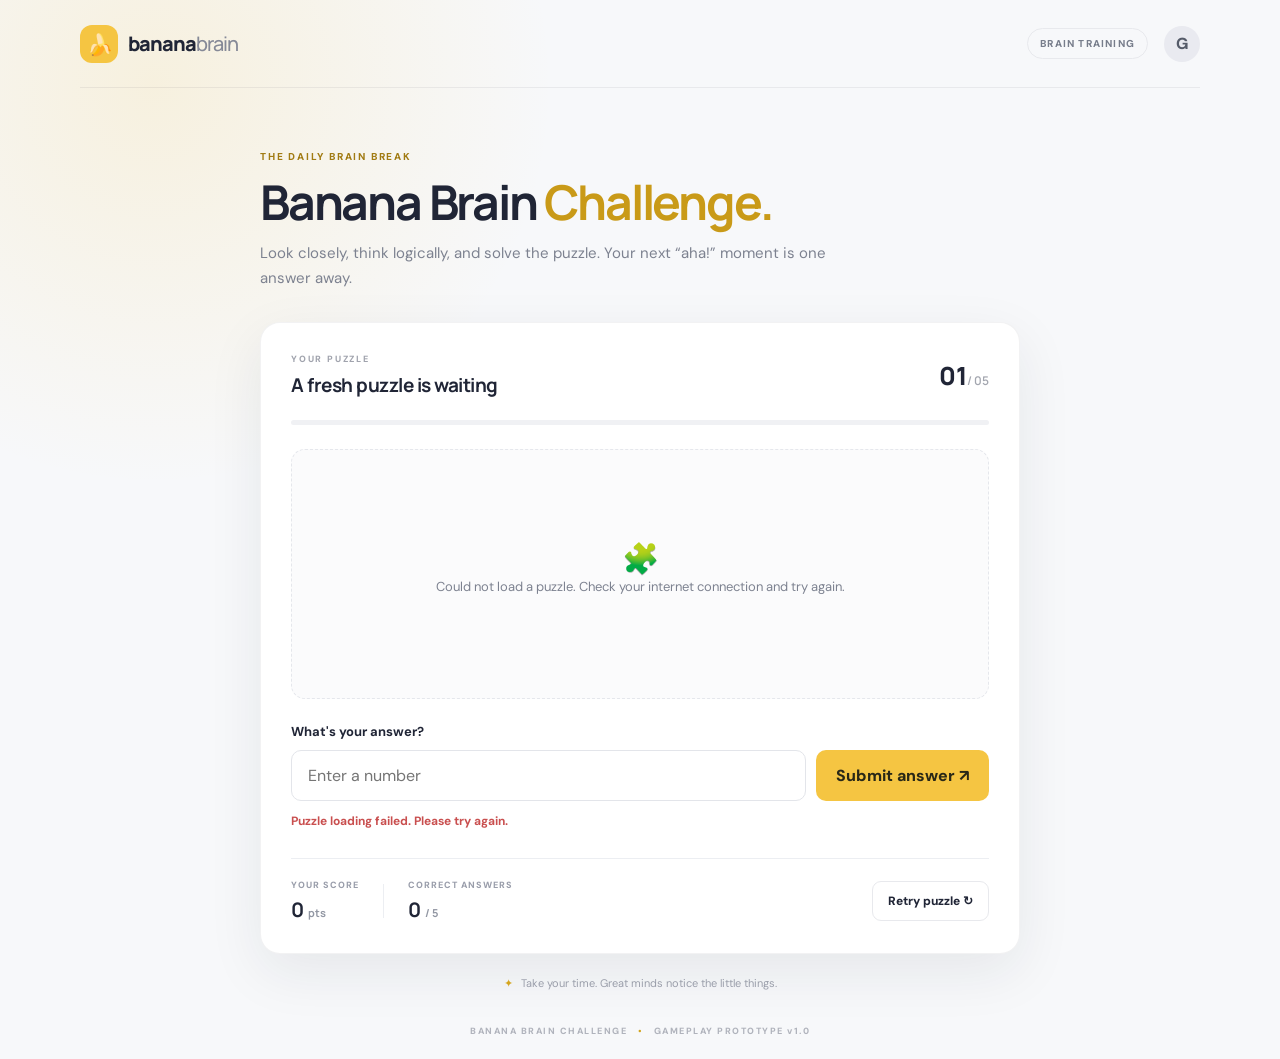
<file: index.html>
<!DOCTYPE html>
<html lang="en">
<head>
  <meta charset="UTF-8">
  <meta name="viewport" content="width=device-width, initial-scale=1.0">
  <meta name="description" content="Banana Brain Challenge - a number puzzle game">
  <title>Banana Brain Challenge</title>
  <link rel="stylesheet" href="style.css">
  <script src="app.js" defer></script>
</head>
<body>
  <main class="game-shell">
    <header class="topbar">
      <a class="brand" href="#" aria-label="Banana Brain Challenge home">
        <span class="brand-mark" aria-hidden="true">🍌</span>
        <span>banana<span class="brand-light">brain</span></span>
      </a>
      <div class="topbar-right">
        <span class="level-pill">BRAIN TRAINING</span>
        <span class="player-avatar" aria-label="Guest player">G</span>
      </div>
    </header>

    <section class="game-layout" aria-labelledby="game-title">
      <div class="intro">
        <p class="eyebrow">THE DAILY BRAIN BREAK</p>
        <h1 id="game-title">Banana Brain <span>Challenge.</span></h1>
        <p class="intro-copy">Look closely, think logically, and solve the puzzle. Your next “aha!” moment is one answer away.</p>
      </div>

      <section class="game-card" aria-label="Puzzle game">
        <div class="game-card-header">
          <div>
            <p class="card-kicker">YOUR PUZZLE</p>
            <h2 id="puzzle-heading">Ready when you are</h2>
          </div>
          <div class="round-counter"><span id="round-number">01</span><small>/ 05</small></div>
        </div>

        <div class="progress-track" aria-label="Game progress">
          <div class="progress-fill" id="progress-fill"></div>
        </div>

        <div class="puzzle-stage" id="puzzle-stage">
          <div class="loading-state" id="loading-state">
            <span class="loading-banana" aria-hidden="true">🍌</span>
            <p>Getting your puzzle ready…</p>
          </div>
          <img id="puzzle-image" class="puzzle-image" alt="Number puzzle" hidden>
          <div class="image-fallback" id="image-fallback" hidden>
            <span aria-hidden="true">🧩</span>
            <p>The puzzle image could not be displayed.</p>
          </div>
        </div>

        <form id="answer-form" class="answer-form">
          <label for="answer-input">What's your answer?</label>
          <div class="answer-row">
            <input id="answer-input" name="answer" type="number" inputmode="numeric"
                   placeholder="Enter a number" autocomplete="off" required>
            <button id="submit-button" class="primary-button" type="submit">Submit answer <span aria-hidden="true">↗</span></button>
          </div>
        </form>

        <div id="feedback" class="feedback" role="status" aria-live="polite"></div>

        <div class="game-footer">
          <div class="score-block">
            <span class="footer-label">YOUR SCORE</span>
            <strong id="score-value">0 <small>pts</small></strong>
          </div>
          <div class="footer-divider"></div>
          <div class="score-block">
            <span class="footer-label">CORRECT ANSWERS</span>
            <strong id="correct-value">0 <small>/ 5</small></strong>
          </div>
          <button id="next-button" class="next-button" type="button" hidden>Next puzzle <span aria-hidden="true">→</span></button>
        </div>
      </section>

      <p class="bottom-note"><span aria-hidden="true">✦</span> Take your time. Great minds notice the little things.</p>
    </section>

    <section id="results-panel" class="results-panel" hidden aria-live="polite">
      <div class="results-icon">🏆</div>
      <p class="eyebrow">CHALLENGE COMPLETE</p>
      <h2>Look at that brain work.</h2>
      <p class="results-copy">You completed all five puzzles. Here's how you did.</p>
      <div class="result-stats">
        <div><span>FINAL SCORE</span><strong id="final-score">0</strong><small>points</small></div>
        <div><span>CORRECT</span><strong id="final-correct">0/5</strong><small>answers</small></div>
      </div>
      <button id="restart-button" class="primary-button restart-button" type="button">Play again <span aria-hidden="true">↻</span></button>
    </section>

    <footer class="page-footer">BANANA BRAIN CHALLENGE <span>•</span> GAMEPLAY PROTOTYPE v1.0</footer>
  </main>
</body>
</html>
</file>
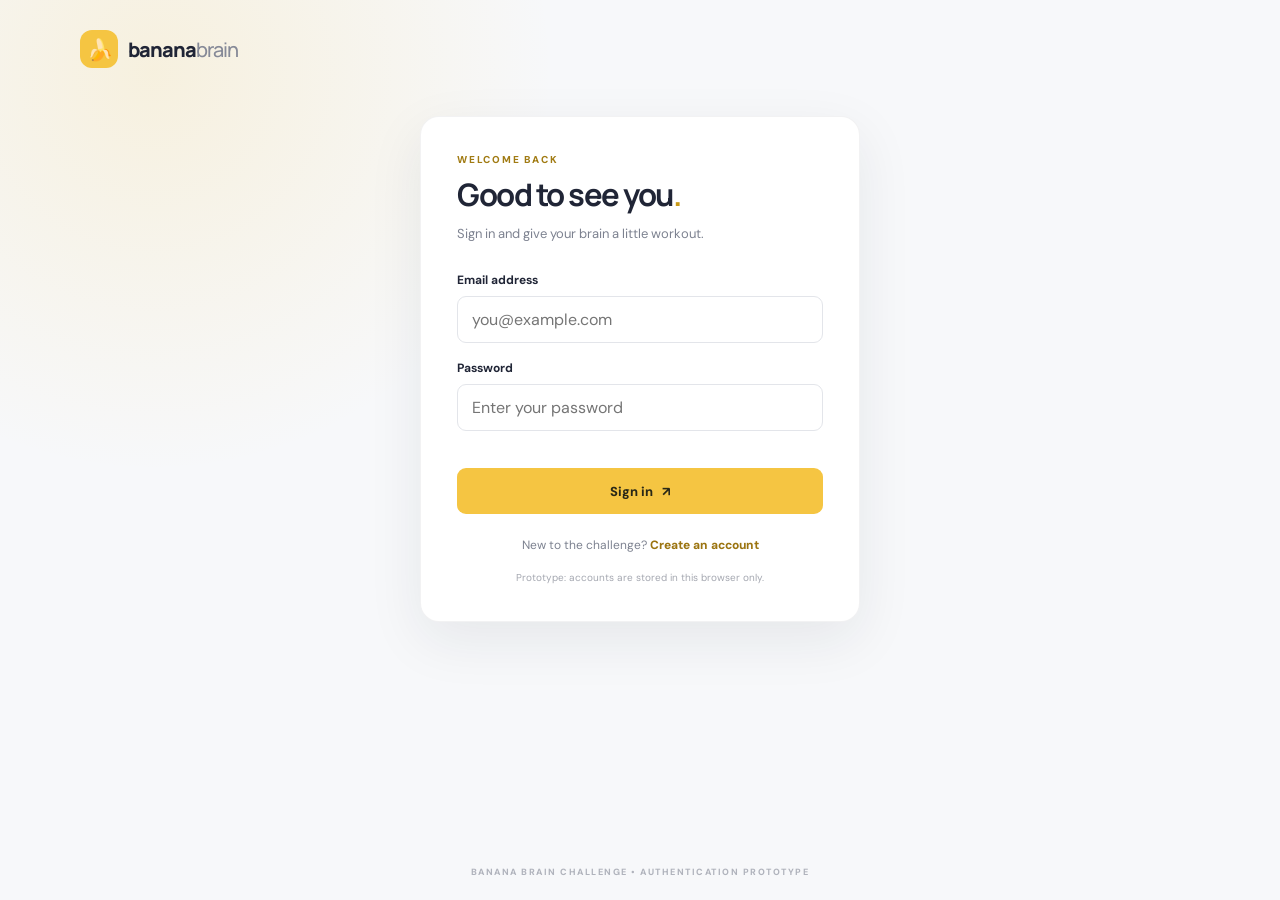
<file: dashboard.html>
<!DOCTYPE html>
<html lang="en">
<head>
    <meta charset="UTF-8">
    <meta name="viewport" content="width=device-width, initial-scale=1.0">
    <title>Dashboard | Banana Brain Challenge</title>
    <link rel="stylesheet" href="auth.css">
    <script src="auth.js" defer></script>
</head>
<body>
    <main class="dashboard-shell">

        <header class="dashboard-topbar">

            <a class="brand" href="dashboard.html">
                <span class="brand-mark">🍌</span>
                <span>banana<span class="brand-light">brain</span></span>
            </a>

            <div class="dashboard-user">
                <span class="user-avatar" id="user-avatar">P</span>
                <span class="user-name" id="header-name">Player</span>
                <button id="logout-button" class="text-button" type="button">
                    Log out
                </button>
            </div>

        </header>

        <section class="dashboard-content">

            <div class="welcome-row">
                <div>
                    <p class="eyebrow">YOUR PLAYER SPACE</p>
                    <h1>Hey, <span id="welcome-name">Player</span>.</h1>
                    <p class="muted-copy">
                        Ready to give your brain a challenge today?
                    </p>
                </div>

                <div class="welcome-banana">🍌</div>
            </div>

            <section class="dashboard-stats">

                <article class="stat-card">
                    <span class="stat-icon">⭐</span>
                    <p>BEST SCORE</p>
                    <strong id="best-score">0</strong>
                    <small>points</small>
                </article>

                <article class="stat-card">
                    <span class="stat-icon">🎮</span>
                    <p>GAMES PLAYED</p>
                    <strong id="games-played">0</strong>
                    <small>completed games</small>
                </article>

                <article class="stat-card">
                    <span class="stat-icon">🧠</span>
                    <p>TOTAL CORRECT</p>
                    <strong id="total-correct">0</strong>
                    <small>puzzles solved</small>
                </article>

            </section>

            <section class="dashboard-main-grid">

                <article class="challenge-card">

                    <div class="challenge-copy">
                        <p class="eyebrow">READY FOR A NEW ROUND?</p>

                        <h2>
                            Small puzzles.<br>
                            Big brain energy.
                        </h2>

                        <p>
                            Five picture puzzles. Ten points for every
                            correct answer. How high can you score?
                        </p>

                        <a class="primary-button start-button" href="index.html">
                            Start a challenge <span>↗</span>
                        </a>
                    </div>

                    <div class="challenge-art">🧩</div>

                </article>

                <article class="profile-card">

                    <p class="eyebrow">PLAYER PROFILE</p>

                    <div class="profile-avatar" id="profile-avatar">P</div>

                    <h2 id="profile-name">Player</h2>

                    <p id="profile-email" class="muted-copy">
                        player@example.com
                    </p>

                    <div class="profile-divider"></div>

                    <div class="profile-line">
                        <span>Account type</span>
                        <strong>Player</strong>
                    </div>

                    <div class="profile-line">
                        <span>Member since</span>
                        <strong id="member-since">—</strong>
                    </div>

                </article>

            </section>

            <p class="dashboard-note">
                Your statistics are stored in this browser for this prototype.
                They are not synced to an online database.
            </p>

        </section>

        <footer class="page-footer">
            BANANA BRAIN CHALLENGE • PLAYER DASHBOARD
        </footer>

    </main>
</body>
</html>
</file>
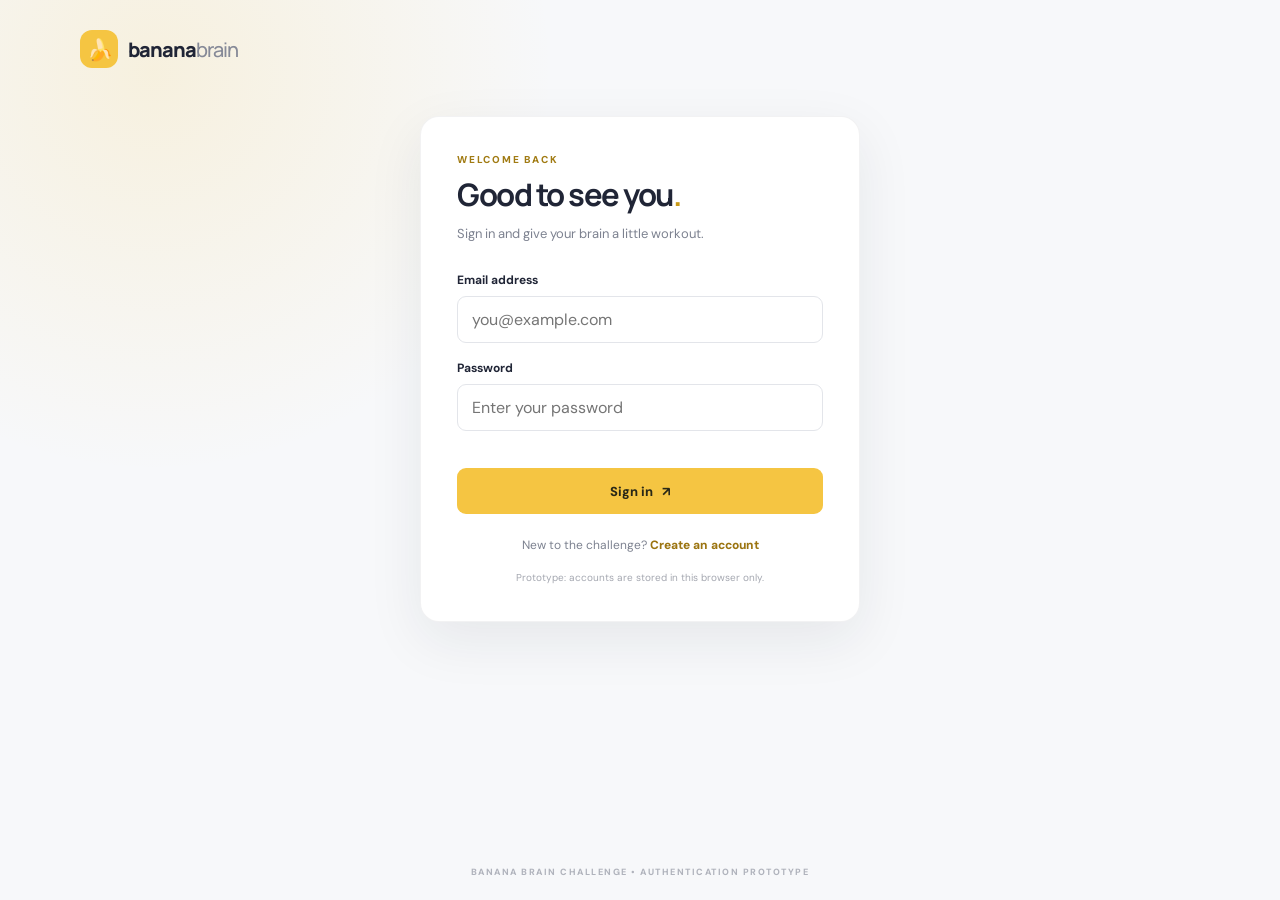
<file: login.html>
<!DOCTYPE html>
<html lang="en">
<head>
    <meta charset="UTF-8">
    <meta name="viewport" content="width=device-width, initial-scale=1.0">
    <title>Login | Banana Brain Challenge</title>
    <link rel="stylesheet" href="auth.css">
    <script src="auth.js" defer></script>
</head>
<body>
    <main class="auth-shell">

        <a class="brand" href="login.html">
            <span class="brand-mark">🍌</span>
            <span>banana<span class="brand-light">brain</span></span>
        </a>

        <section class="auth-card">

            <div class="auth-heading">
                <p class="eyebrow">WELCOME BACK</p>
                <h1>Good to see you<span>.</span></h1>
                <p>Sign in and give your brain a little workout.</p>
            </div>

            <form id="login-form">

                <label for="login-email">Email address</label>
                <input
                    id="login-email"
                    type="email"
                    placeholder="you@example.com"
                    autocomplete="email"
                    required
                >

                <label for="login-password">Password</label>
                <input
                    id="login-password"
                    type="password"
                    placeholder="Enter your password"
                    autocomplete="current-password"
                    required
                >

                <p id="login-message" class="form-message"></p>

                <button class="primary-button full-button" type="submit">
                    Sign in <span>↗</span>
                </button>

            </form>

            <p class="auth-switch">
                New to the challenge?
                <a href="register.html">Create an account</a>
            </p>

            <p class="demo-note">
                Prototype: accounts are stored in this browser only.
            </p>

        </section>

        <footer class="page-footer">
            BANANA BRAIN CHALLENGE • AUTHENTICATION PROTOTYPE
        </footer>

    </main>
</body>
</html>
</file>
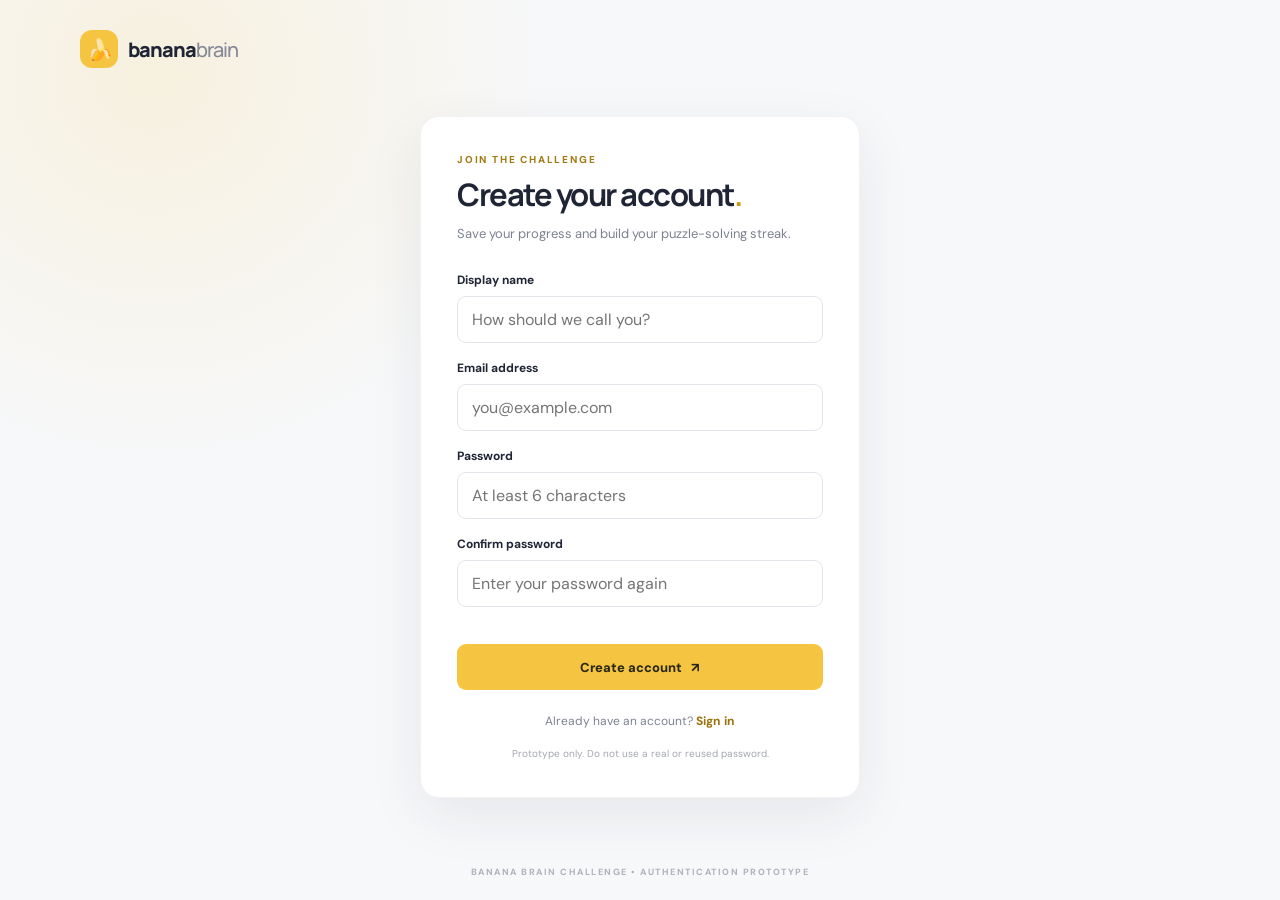
<file: register.html>
<!DOCTYPE html>
<html lang="en">
<head>
    <meta charset="UTF-8">
    <meta name="viewport" content="width=device-width, initial-scale=1.0">
    <title>Create Account | Banana Brain Challenge</title>
    <link rel="stylesheet" href="auth.css">
    <script src="auth.js" defer></script>
</head>
<body>
    <main class="auth-shell">

        <a class="brand" href="login.html">
            <span class="brand-mark">🍌</span>
            <span>banana<span class="brand-light">brain</span></span>
        </a>

        <section class="auth-card">

            <div class="auth-heading">
                <p class="eyebrow">JOIN THE CHALLENGE</p>
                <h1>Create your account<span>.</span></h1>
                <p>Save your progress and build your puzzle-solving streak.</p>
            </div>

            <form id="register-form">

                <label for="register-name">Display name</label>
                <input
                    id="register-name"
                    type="text"
                    placeholder="How should we call you?"
                    maxlength="30"
                    autocomplete="name"
                    required
                >

                <label for="register-email">Email address</label>
                <input
                    id="register-email"
                    type="email"
                    placeholder="you@example.com"
                    autocomplete="email"
                    required
                >

                <label for="register-password">Password</label>
                <input
                    id="register-password"
                    type="password"
                    placeholder="At least 6 characters"
                    minlength="6"
                    autocomplete="new-password"
                    required
                >

                <label for="confirm-password">Confirm password</label>
                <input
                    id="confirm-password"
                    type="password"
                    placeholder="Enter your password again"
                    minlength="6"
                    autocomplete="new-password"
                    required
                >

                <p id="register-message" class="form-message"></p>

                <button class="primary-button full-button" type="submit">
                    Create account <span>↗</span>
                </button>

            </form>

            <p class="auth-switch">
                Already have an account?
                <a href="login.html">Sign in</a>
            </p>

            <p class="demo-note">
                Prototype only. Do not use a real or reused password.
            </p>

        </section>

        <footer class="page-footer">
            BANANA BRAIN CHALLENGE • AUTHENTICATION PROTOTYPE
        </footer>

    </main>
</body>
</html>
</file>
<file: style.css>
@import url('https://fonts.googleapis.com/css2?family=DM+Sans:wght@400;500;600;700;800&family=Manrope:wght@500;600;700;800&display=swap');

:root {
  --yellow: #f5c542;
  --yellow-soft: #fff5d4;
  --ink: #202536;
  --muted: #7d8290;
  --paper: #f7f8fa;
  --white: #ffffff;
  --green: #25865e;
  --red: #c94f4f;
  --line: #eceef2;
  --shadow: 0 18px 55px rgba(30, 36, 52, .08);
}

* { box-sizing: border-box; }

body {
  margin: 0;
  min-height: 100vh;
  background:
    radial-gradient(circle at 12% 8%, rgba(245,197,66,.15), transparent 25rem),
    var(--paper);
  color: var(--ink);
  font-family: 'DM Sans', sans-serif;
}

button, input { font: inherit; }
button { cursor: pointer; }

.game-shell {
  width: min(100% - 40px, 1120px);
  margin: 0 auto;
  min-height: 100vh;
  display: flex;
  flex-direction: column;
}

.topbar {
  height: 88px;
  display: flex;
  align-items: center;
  justify-content: space-between;
  border-bottom: 1px solid rgba(32,37,54,.07);
}

.brand {
  display: inline-flex;
  align-items: center;
  gap: 10px;
  color: var(--ink);
  text-decoration: none;
  font-family: 'Manrope', sans-serif;
  font-size: 20px;
  font-weight: 800;
  letter-spacing: -1px;
}
.brand-mark {
  width: 38px;
  height: 38px;
  display: grid;
  place-items: center;
  background: var(--yellow);
  border-radius: 12px;
  font-size: 21px;
}
.brand-light { font-weight: 500; color: #858997; }
.topbar-right { display: flex; align-items: center; gap: 16px; }
.level-pill {
  padding: 8px 12px;
  border: 1px solid #e8e9ed;
  border-radius: 999px;
  color: #777d8b;
  font-size: 10px;
  font-weight: 800;
  letter-spacing: 1.2px;
}
.player-avatar {
  width: 36px;
  height: 36px;
  display: grid;
  place-items: center;
  border-radius: 50%;
  background: #e9eaf0;
  color: #555b69;
  font-weight: 800;
}

.game-layout { width: min(100%, 760px); margin: 62px auto 0; }
.intro { margin-bottom: 30px; }
.eyebrow, .card-kicker {
  margin: 0 0 12px;
  color: #a17b13;
  font-size: 10px;
  font-weight: 800;
  letter-spacing: 1.8px;
}
h1, h2, p { margin-top: 0; }
h1 {
  margin-bottom: 12px;
  font-family: 'Manrope', sans-serif;
  font-size: clamp(34px, 5vw, 48px);
  line-height: 1.12;
  letter-spacing: -2.2px;
}
h1 span { color: #c99a18; }
.intro-copy { max-width: 570px; margin-bottom: 0; color: var(--muted); font-size: 15px; line-height: 1.7; }

.game-card {
  padding: 30px;
  background: var(--white);
  border: 1px solid rgba(32,37,54,.06);
  border-radius: 20px;
  box-shadow: var(--shadow);
}
.game-card-header { display: flex; justify-content: space-between; align-items: center; }
.card-kicker { margin-bottom: 7px; color: #a0a3ad; font-size: 9px; }
.game-card h2 { margin: 0; font-family: 'Manrope', sans-serif; font-size: 19px; letter-spacing: -.5px; }
.round-counter { color: var(--ink); font-family: 'Manrope', sans-serif; font-size: 25px; font-weight: 800; }
.round-counter small { color: #a3a6af; font-size: 12px; font-weight: 600; }
.progress-track { height: 5px; margin: 22px 0 24px; overflow: hidden; background: #f0f1f4; border-radius: 99px; }
.progress-fill { width: 0; height: 100%; background: var(--yellow); border-radius: inherit; transition: width .25s ease; }

.puzzle-stage {
  min-height: 250px;
  display: grid;
  place-items: center;
  padding: 20px;
  background: #fbfbfc;
  border: 1px dashed #e5e7ec;
  border-radius: 14px;
}
.loading-state { text-align: center; color: var(--muted); font-size: 13px; }
.loading-banana { display: block; margin-bottom: 10px; font-size: 34px; animation: bob 1.2s ease-in-out infinite; }
@keyframes bob { 50% { transform: translateY(-6px); } }
.puzzle-image { display: block; max-width: 100%; max-height: 330px; object-fit: contain; }
.image-fallback { text-align: center; color: var(--muted); font-size: 13px; }
.image-fallback span { font-size: 30px; }

.answer-form { margin-top: 24px; }
.answer-form label { display: block; margin-bottom: 10px; font-size: 13px; font-weight: 700; }
.answer-row { display: flex; gap: 10px; }
.answer-row input {
  min-width: 0;
  flex: 1;
  padding: 14px 16px;
  border: 1px solid #e3e5ea;
  border-radius: 10px;
  outline: none;
  color: var(--ink);
  background: white;
  transition: border-color .2s, box-shadow .2s;
}
.answer-row input:focus { border-color: #d4a51f; box-shadow: 0 0 0 3px rgba(245,197,66,.18); }
.primary-button {
  border: 0;
  border-radius: 10px;
  padding: 0 20px;
  background: var(--yellow);
  color: #292817;
  font-weight: 800;
  transition: transform .15s, background .15s;
}
.primary-button:hover { background: #efbb2e; transform: translateY(-1px); }
.primary-button span { margin-left: 8px; }

.feedback { min-height: 25px; margin-top: 12px; font-size: 12px; font-weight: 700; }
.feedback.success { color: var(--green); }
.feedback.error { color: var(--red); }
.game-footer {
  display: flex;
  align-items: center;
  gap: 24px;
  margin-top: 20px;
  padding-top: 20px;
  border-top: 1px solid var(--line);
}
.score-block { display: flex; flex-direction: column; gap: 5px; }
.footer-label { color: #999daa; font-size: 9px; font-weight: 800; letter-spacing: 1px; }
.score-block strong { font-family: 'Manrope', sans-serif; font-size: 20px; }
.score-block strong small { color: #9297a3; font-size: 11px; }
.footer-divider { width: 1px; height: 34px; background: var(--line); }
.next-button {
  margin-left: auto;
  padding: 11px 15px;
  border: 1px solid #e8e9ed;
  border-radius: 9px;
  background: white;
  color: var(--ink);
  font-size: 12px;
  font-weight: 800;
}
.next-button:hover { border-color: #d8b44a; }
.bottom-note { margin: 22px 0 0; text-align: center; color: #9a9eaa; font-size: 11px; }
.bottom-note span { color: #d5a51e; margin-right: 5px; }

.results-panel {
  width: min(100%, 520px);
  margin: 75px auto 0;
  padding: 38px;
  text-align: center;
  background: white;
  border: 1px solid rgba(32,37,54,.06);
  border-radius: 20px;
  box-shadow: var(--shadow);
}
.results-icon { margin-bottom: 15px; font-size: 42px; }
.results-panel h2 { margin-bottom: 8px; font-family: 'Manrope', sans-serif; font-size: 27px; letter-spacing: -1px; }
.results-copy { color: var(--muted); font-size: 13px; }
.result-stats { display: grid; grid-template-columns: 1fr 1fr; gap: 12px; margin: 28px 0; }
.result-stats div { padding: 18px 10px; background: #faf9f5; border-radius: 12px; }
.result-stats span, .result-stats small { display: block; color: #999daa; font-size: 9px; font-weight: 800; letter-spacing: 1px; }
.result-stats strong { display: block; margin: 7px 0 2px; font-family: 'Manrope', sans-serif; font-size: 30px; }
.result-stats small { letter-spacing: 0; font-weight: 500; }
.restart-button { min-height: 46px; }
.page-footer { margin-top: auto; padding: 35px 0 22px; text-align: center; color: #b0b3bc; font-size: 9px; font-weight: 800; letter-spacing: 1.5px; }
.page-footer span { padding: 0 7px; color: #d3a51f; }

[hidden] { display: none !important; }

@media (max-width: 600px) {
  .game-shell { width: min(100% - 28px, 1120px); }
  .topbar { height: 70px; }
  .brand { font-size: 17px; }
  .level-pill { display: none; }
  .game-layout { margin-top: 38px; }
  .game-card { padding: 19px; border-radius: 16px; }
  .puzzle-stage { min-height: 210px; padding: 12px; }
  .answer-row { flex-direction: column; }
  .answer-row input { min-height: 48px; }
  .primary-button { min-height: 48px; }
  .game-footer { gap: 14px; flex-wrap: wrap; }
  .next-button { margin-left: 0; }
  .results-panel { margin-top: 42px; padding: 27px 20px; }
}
</file>
<file: auth.css>
@import url('https://fonts.googleapis.com/css2?family=DM+Sans:wght@400;500;600;700;800&family=Manrope:wght@500;600;700;800&display=swap');

:root {
    --yellow: #f5c542;
    --ink: #202536;
    --muted: #7d8290;
    --paper: #f7f8fa;
    --white: #ffffff;
    --line: #eceef2;
    --shadow: 0 18px 55px rgba(30, 36, 52, .08);
}

* {
    box-sizing: border-box;
}

body {
    margin: 0;
    min-height: 100vh;
    color: var(--ink);
    background:
        radial-gradient(circle at 12% 8%, rgba(245,197,66,.15), transparent 25rem),
        var(--paper);
    font-family: 'DM Sans', sans-serif;
}

button, input {
    font: inherit;
}

a {
    color: inherit;
}

/* Shared layout */

.auth-shell,
.dashboard-shell {
    width: min(100% - 40px, 1120px);
    min-height: 100vh;
    margin: auto;
    display: flex;
    flex-direction: column;
}

.brand {
    display: inline-flex;
    align-items: center;
    gap: 10px;
    width: fit-content;
    color: var(--ink);
    text-decoration: none;
    font-family: 'Manrope', sans-serif;
    font-size: 20px;
    font-weight: 800;
    letter-spacing: -1px;
}

.auth-shell > .brand {
    margin-top: 30px;
}

.brand-mark {
    width: 38px;
    height: 38px;
    display: grid;
    place-items: center;
    background: var(--yellow);
    border-radius: 12px;
    font-size: 21px;
}

.brand-light {
    color: #858997;
    font-weight: 500;
}

/* Login and registration */

.auth-card {
    width: min(100%, 440px);
    margin: 48px auto 30px;
    padding: 36px;
    background: var(--white);
    border: 1px solid rgba(32,37,54,.06);
    border-radius: 19px;
    box-shadow: var(--shadow);
}

.eyebrow {
    margin: 0 0 10px;
    color: #a17b13;
    font-size: 10px;
    font-weight: 800;
    letter-spacing: 1.8px;
}

.auth-heading {
    margin-bottom: 27px;
}

.auth-heading h1,
.welcome-row h1 {
    margin: 0 0 10px;
    font-family: 'Manrope', sans-serif;
    font-size: 31px;
    line-height: 1.2;
    letter-spacing: -1.5px;
}

.auth-heading h1 span,
.welcome-row h1 span {
    color: #c99a18;
}

.auth-heading > p:last-child,
.muted-copy {
    margin: 0;
    color: var(--muted);
    font-size: 13px;
    line-height: 1.7;
}

form label {
    display: block;
    margin: 17px 0 8px;
    font-size: 12px;
    font-weight: 700;
}

form input {
    width: 100%;
    min-height: 46px;
    padding: 12px 14px;
    border: 1px solid #e3e5ea;
    border-radius: 9px;
    outline: none;
    color: var(--ink);
    background: white;
}

form input:focus {
    border-color: #d4a51f;
    box-shadow: 0 0 0 3px rgba(245,197,66,.18);
}

/* Buttons */

.primary-button {
    display: inline-flex;
    justify-content: center;
    align-items: center;
    gap: 9px;
    min-height: 46px;
    padding: 0 19px;
    border: 0;
    border-radius: 9px;
    background: var(--yellow);
    color: #292817;
    text-decoration: none;
    font-size: 13px;
    font-weight: 800;
    transition: background .15s, transform .15s;
}

.primary-button:hover {
    background: #efbb2e;
    transform: translateY(-1px);
}

.full-button {
    width: 100%;
    margin-top: 9px;
}

.form-message {
    min-height: 18px;
    margin: 10px 0 0;
    font-size: 12px;
    font-weight: 700;
}

.form-message.error {
    color: #c94f4f;
}

.form-message.success {
    color: #25865e;
}

.auth-switch {
    margin: 23px 0 0;
    text-align: center;
    color: var(--muted);
    font-size: 12px;
}

.auth-switch a {
    color: #9b7410;
    font-weight: 800;
    text-decoration: none;
}

.auth-switch a:hover {
    text-decoration: underline;
}

.demo-note {
    margin: 17px 0 0;
    text-align: center;
    color: #a4a7b0;
    font-size: 10px;
    line-height: 1.5;
}

/* Footer */

.page-footer {
    margin-top: auto;
    padding: 30px 0 22px;
    text-align: center;
    color: #b0b3bc;
    font-size: 9px;
    font-weight: 800;
    letter-spacing: 1.5px;
}

.page-footer span {
    padding: 0 7px;
    color: #d3a51f;
}

/* Dashboard navigation */

.dashboard-topbar {
    min-height: 82px;
    display: flex;
    align-items: center;
    justify-content: space-between;
    border-bottom: 1px solid rgba(32,37,54,.07);
}

.dashboard-user {
    display: flex;
    align-items: center;
    gap: 10px;
}

.user-avatar,
.profile-avatar {
    display: grid;
    place-items: center;
    border-radius: 50%;
    background: #f9edc6;
    color: #86640d;
    font-weight: 800;
}

.user-avatar {
    width: 34px;
    height: 34px;
    font-size: 13px;
}

.user-name {
    font-size: 12px;
    font-weight: 700;
}

.text-button {
    margin-left: 8px;
    padding: 8px 11px;
    border: 1px solid #e5e6eb;
    border-radius: 8px;
    background: white;
    color: #656b78;
    font-size: 11px;
    font-weight: 700;
}

.text-button:hover {
    border-color: #d4a51f;
}

/* Dashboard content */

.dashboard-content {
    width: min(100%, 920px);
    margin: 55px auto 0;
}

.welcome-row {
    display: flex;
    justify-content: space-between;
    align-items: center;
    margin-bottom: 28px;
}

.welcome-row h1 {
    font-size: 38px;
}

.welcome-banana {
    font-size: 55px;
    transform: rotate(-12deg);
}

/* Statistics */

.dashboard-stats {
    display: grid;
    grid-template-columns: repeat(3, 1fr);
    gap: 15px;
}

.stat-card {
    position: relative;
    padding: 20px;
    background: white;
    border: 1px solid rgba(32,37,54,.06);
    border-radius: 14px;
    box-shadow: 0 8px 25px rgba(30,36,52,.035);
}

.stat-icon {
    position: absolute;
    top: 17px;
    right: 18px;
    font-size: 19px;
}

.stat-card p {
    margin: 0 0 12px;
    color: #999daa;
    font-size: 9px;
    font-weight: 800;
    letter-spacing: 1px;
}

.stat-card strong {
    display: inline-block;
    font-family: 'Manrope', sans-serif;
    font-size: 29px;
}

.stat-card small {
    margin-left: 5px;
    color: #9a9eaa;
    font-size: 10px;
}

/* Challenge card and profile */

.dashboard-main-grid {
    display: grid;
    grid-template-columns: 1.5fr 1fr;
    gap: 15px;
    margin-top: 17px;
}

.challenge-card {
    min-height: 270px;
    position: relative;
    overflow: hidden;
    display: flex;
    align-items: center;
    padding: 29px;
    border-radius: 16px;
    background: #202536;
    color: white;
}

.challenge-copy {
    position: relative;
    z-index: 1;
    max-width: 330px;
}

.challenge-card .eyebrow {
    color: #f5c542;
}

.challenge-card h2 {
    margin: 0 0 12px;
    font-family: 'Manrope', sans-serif;
    font-size: 27px;
    line-height: 1.2;
    letter-spacing: -1px;
}

.challenge-card p:not(.eyebrow) {
    max-width: 290px;
    margin-bottom: 20px;
    color: #c3c7d1;
    font-size: 12px;
    line-height: 1.7;
}

.challenge-art {
    position: absolute;
    right: 15px;
    bottom: 20px;
    font-size: 88px;
    opacity: .18;
    transform: rotate(-15deg);
}

.start-button {
    min-height: 43px;
}

.profile-card {
    padding: 25px;
    background: white;
    border: 1px solid rgba(32,37,54,.06);
    border-radius: 16px;
    text-align: center;
}

.profile-card .eyebrow {
    text-align: left;
}

.profile-avatar {
    width: 58px;
    height: 58px;
    margin: 16px auto 10px;
    font-size: 22px;
}

.profile-card h2 {
    margin: 0 0 4px;
    font-family: 'Manrope', sans-serif;
    font-size: 17px;
}

.profile-divider {
    height: 1px;
    margin: 21px 0 13px;
    background: var(--line);
}

.profile-line {
    display: flex;
    justify-content: space-between;
    gap: 10px;
    margin-top: 11px;
    text-align: left;
    font-size: 10px;
}

.profile-line span {
    color: #9297a3;
}

.profile-line strong {
    font-size: 10px;
}

.dashboard-note {
    margin: 17px 0 0;
    color: #a0a4ae;
    font-size: 10px;
    line-height: 1.5;
}

[hidden] {
    display: none !important;
}

/* Mobile responsive layout */

@media (max-width: 680px) {

    .auth-shell,
    .dashboard-shell {
        width: min(100% - 28px, 1120px);
    }

    .auth-card {
        margin-top: 35px;
        padding: 25px 21px;
    }

    .dashboard-topbar {
        min-height: 70px;
    }

    .brand {
        font-size: 17px;
    }

    .user-name {
        display: none;
    }

    .dashboard-content {
        margin-top: 35px;
    }

    .welcome-row h1 {
        font-size: 30px;
    }

    .welcome-banana {
        font-size: 40px;
    }

    .dashboard-stats {
        grid-template-columns: 1fr;
        gap: 9px;
    }

    .stat-card {
        padding: 15px 18px;
    }

    .stat-icon {
        top: 14px;
    }

    .dashboard-main-grid {
        grid-template-columns: 1fr;
    }

    .challenge-card {
        min-height: 250px;
        padding: 23px;
    }

    .profile-card {
        padding: 22px;
    }
}
</file>
